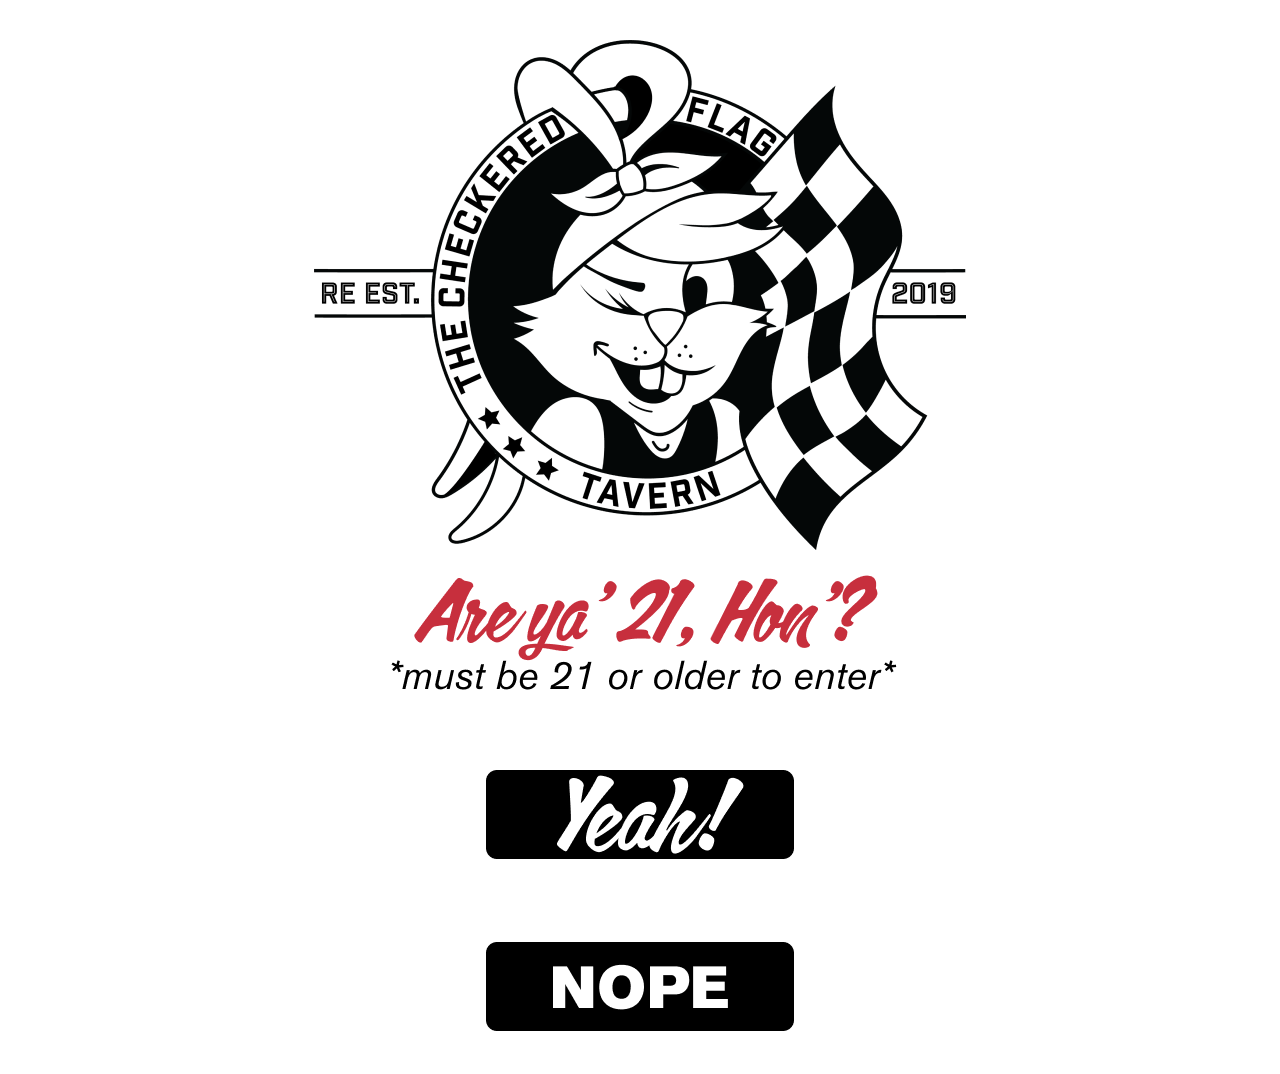
<file: index.html>
<!DOCTYPE html>
<html lang="en">
<head>
    <meta charset="UTF-8">
    <meta http-equiv="X-UA-Compatible" content="IE=edge">
    <meta name="viewport" content="width=device-width, initial-scale=1.0">
    <title> The Checkered Flag Tavern</title>
    <link rel="stylesheet" href="meyerreset.css">
    <link href="https://fonts.googleapis.com/css?family=Fanwood+Text|Shrikhand" rel="stylesheet">
    <link rel="stylesheet" href="style.css">
</head>
<body class="droppage">

    <div class="entryimage">
        <img src="images/ENTRY PAGE GRAPHIC.png" class="entrypagelogo">
    </div>

    <div class="navleft">
        <a href="mainhome.html">
            <img class="yesbutton" src="images/button_YEAH!.png">
        </a>
    </div>
    <div class="navright">
        <a href="noentryallowed.html">
            <img class="nobutton" src="images/button_NOPE.png">
        </a>
    </div>  
</body>
</html>
</file>
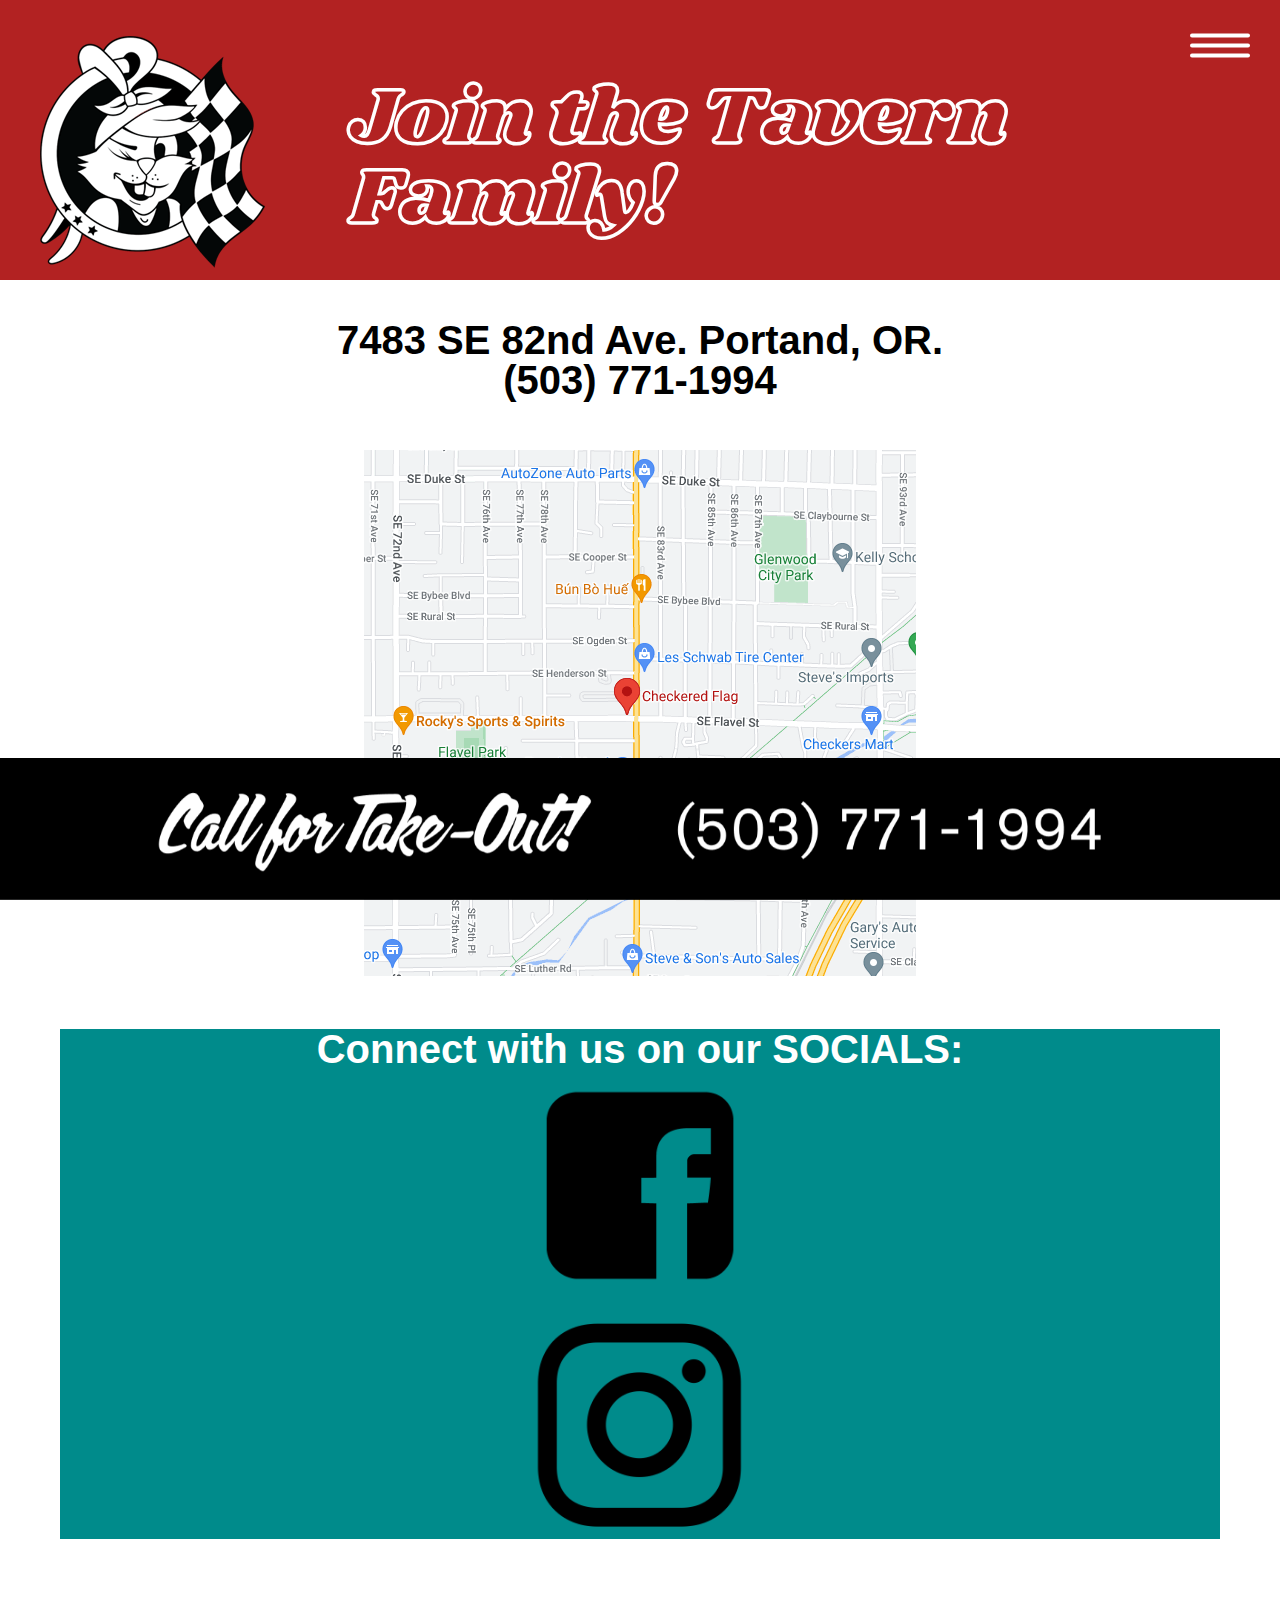
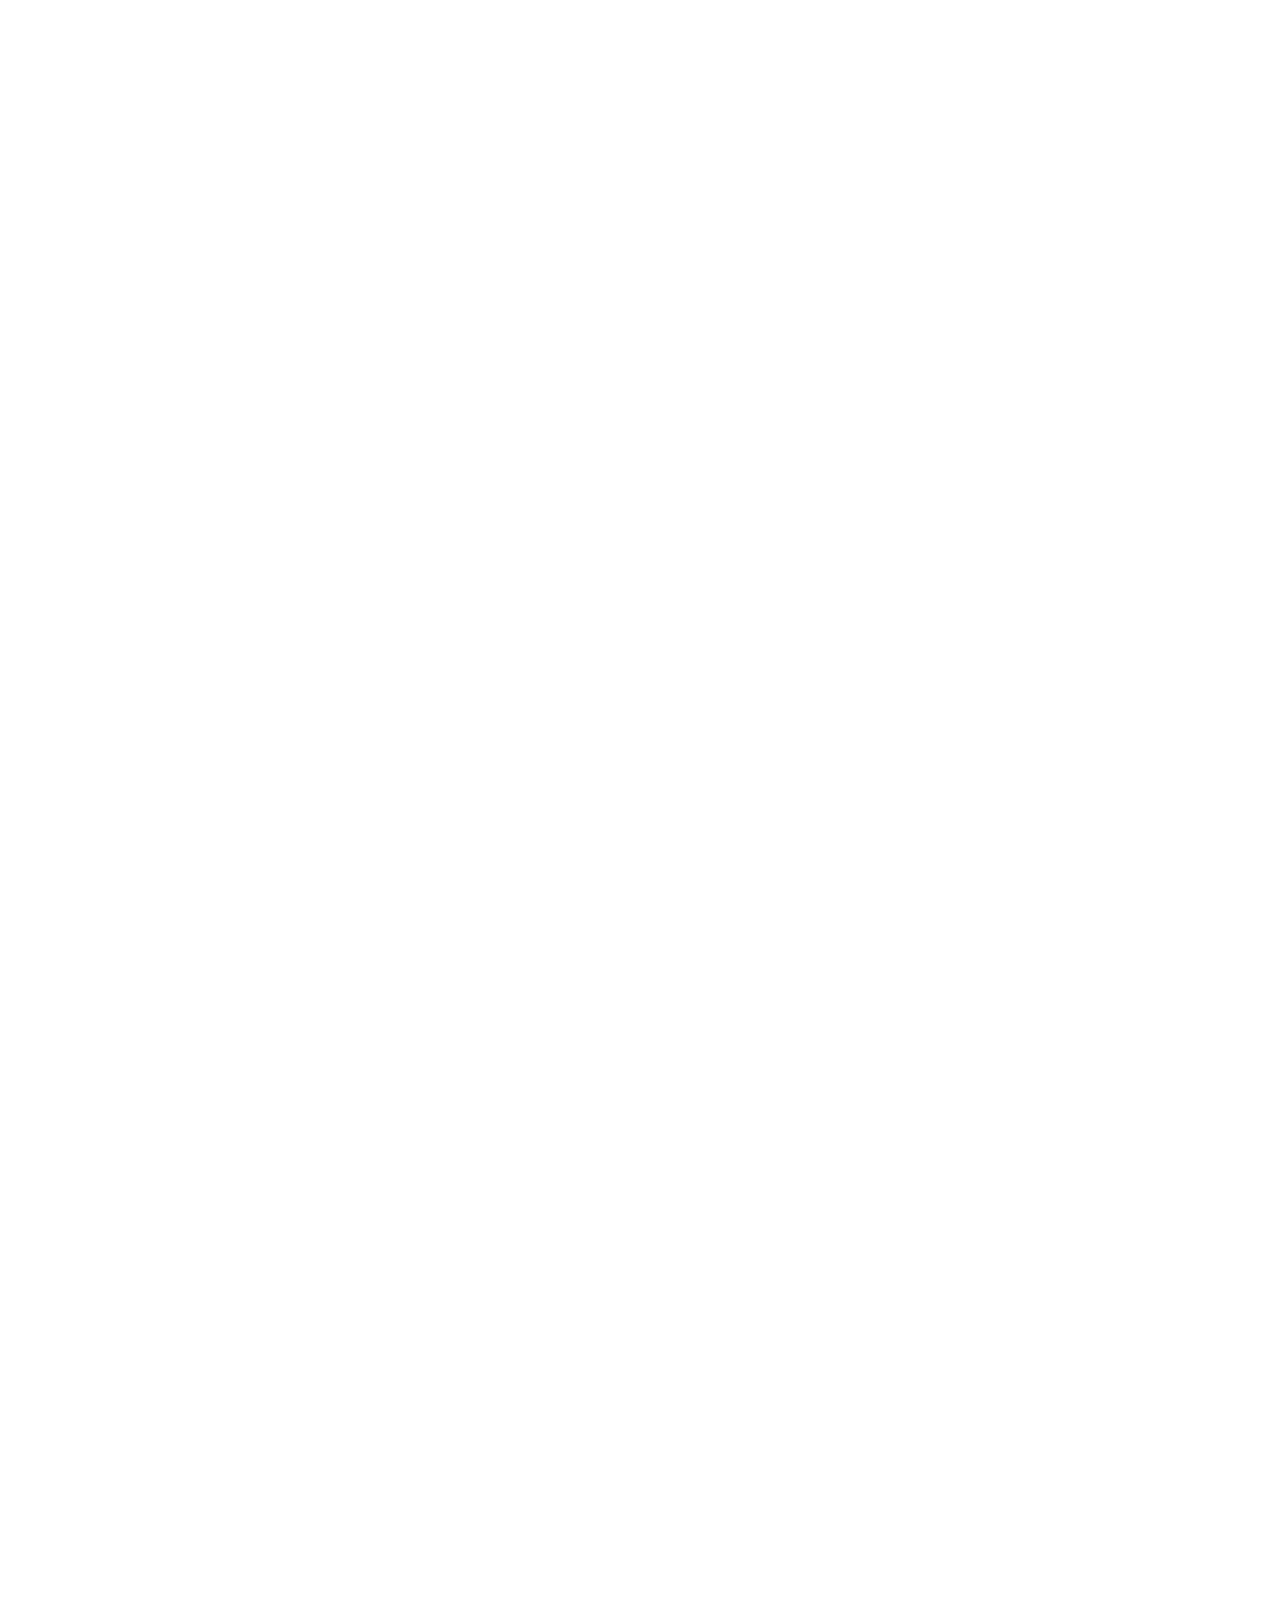
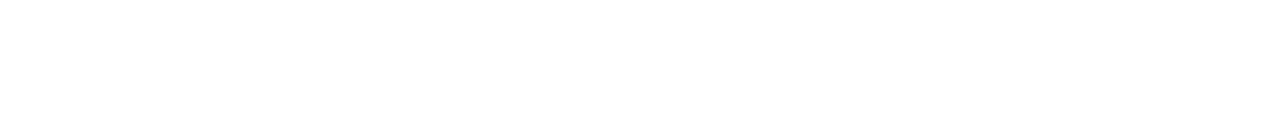
<file: contact.html>
<!DOCTYPE html>
<html lang="en">
<head>
    <meta charset="UTF-8">
    <meta http-equiv="X-UA-Compatible" content="IE=edge">
    <meta name="viewport" content="width=device-width, initial-scale=1.0">
    <title>Contact Us</title>
    <link rel="stylesheet" href="meyerreset.css">
    <link href="https://fonts.googleapis.com/css?family=Fanwood+Text|Shrikhand" rel="stylesheet">
    <link rel="stylesheet" href="style.css">
</head>

<body class="contactpage">
    <div class="home">
        <a href="mainhome.html">
        <img class="homebutton" src="images/logo.png">
        </a>
    </div>

    <div>
        <nav class="navbar">


            <div class="title"><h1>Join the Tavern Family!</h1></div>

            <nav class="nav">
                <div class="icon">
                    <div class="hamburger"></div>
                </div>
                <div class="menu-mobile">
                    <a href="menupage.html">MENU</a>
                    <a href="specialevents.html">EVENTS</a>
                    <a href="contact.html">CONTACT</a>
                </div>
            </nav>        

            </div>
        </nav>        
    

    <section class="flex-me">
            
                <div>
                    <div>
                    <h7>7483 SE 82nd Ave.
                        Portand, OR.
                    </h7> 
                </div>
                <div>
                    <h7>(503) 771-1994</h7>
                </div>
                    <img src="images/Google_Maps.png" class="map">
                </div>

                
               
                <div class="contactForm">
                        <div> 
                            <p3> Connect with us on our SOCIALS:</p3>
                        </div>

                        <div>
                        <div class="sociallink">
                            <a href="https://www.facebook.com/checkeredflag.pdx">
                                <img class="facebook" src="images/Facebook_icon.png">
                            </a>
                        </div>

                        <div class="sociallink">
                            <a href="https://www.instagram.com/thenewcheckeredflagtavern/?hl=en">
                                <img class="instagram" src="images/instagram_icon.png">
                            </a>
                        </div>  
                    </div>
                 </div>
                
    </section>

 

            <img src="images/Footer.png" class="footer">
<script src="https://ajax.googleapis.com/ajax/libs/jquery/3.3.1/jquery.min.js"></script>
        <script type="text/javascript" src="app.js"></script>
</body>
</html>
</file>
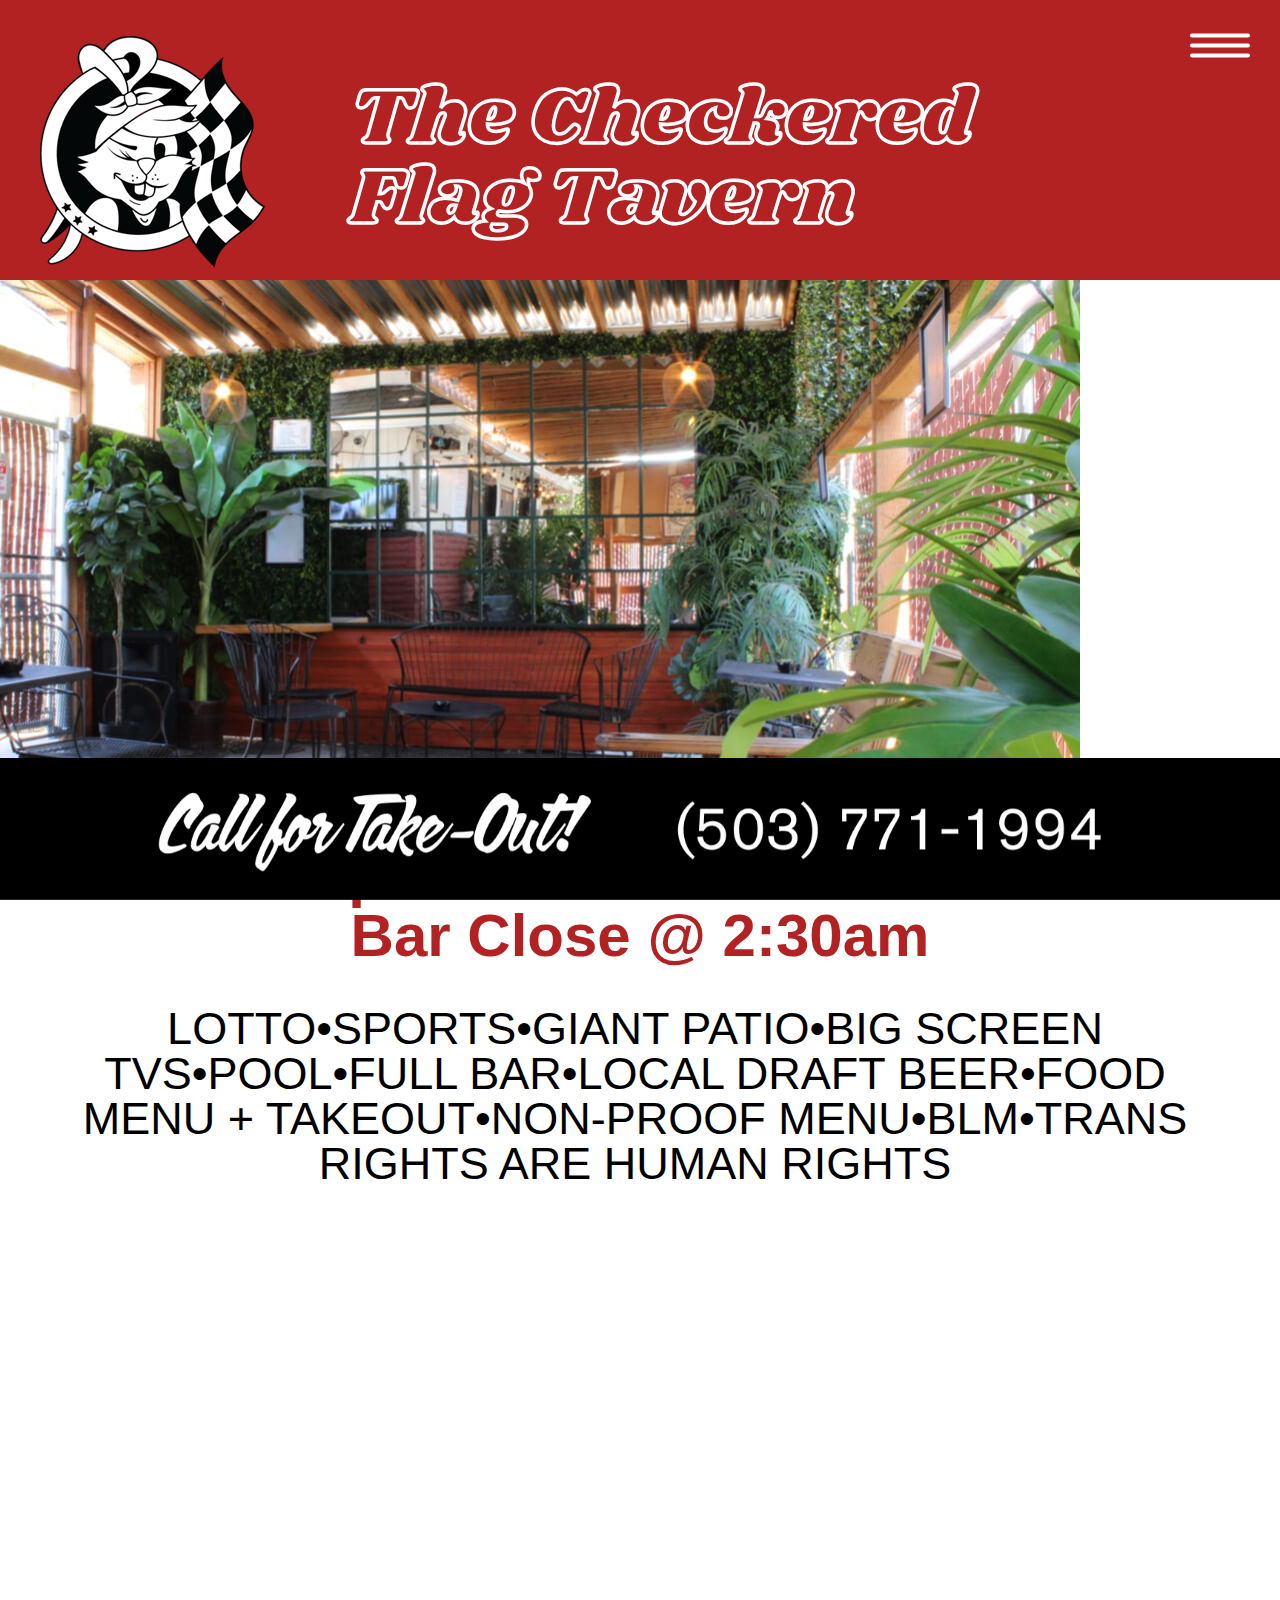
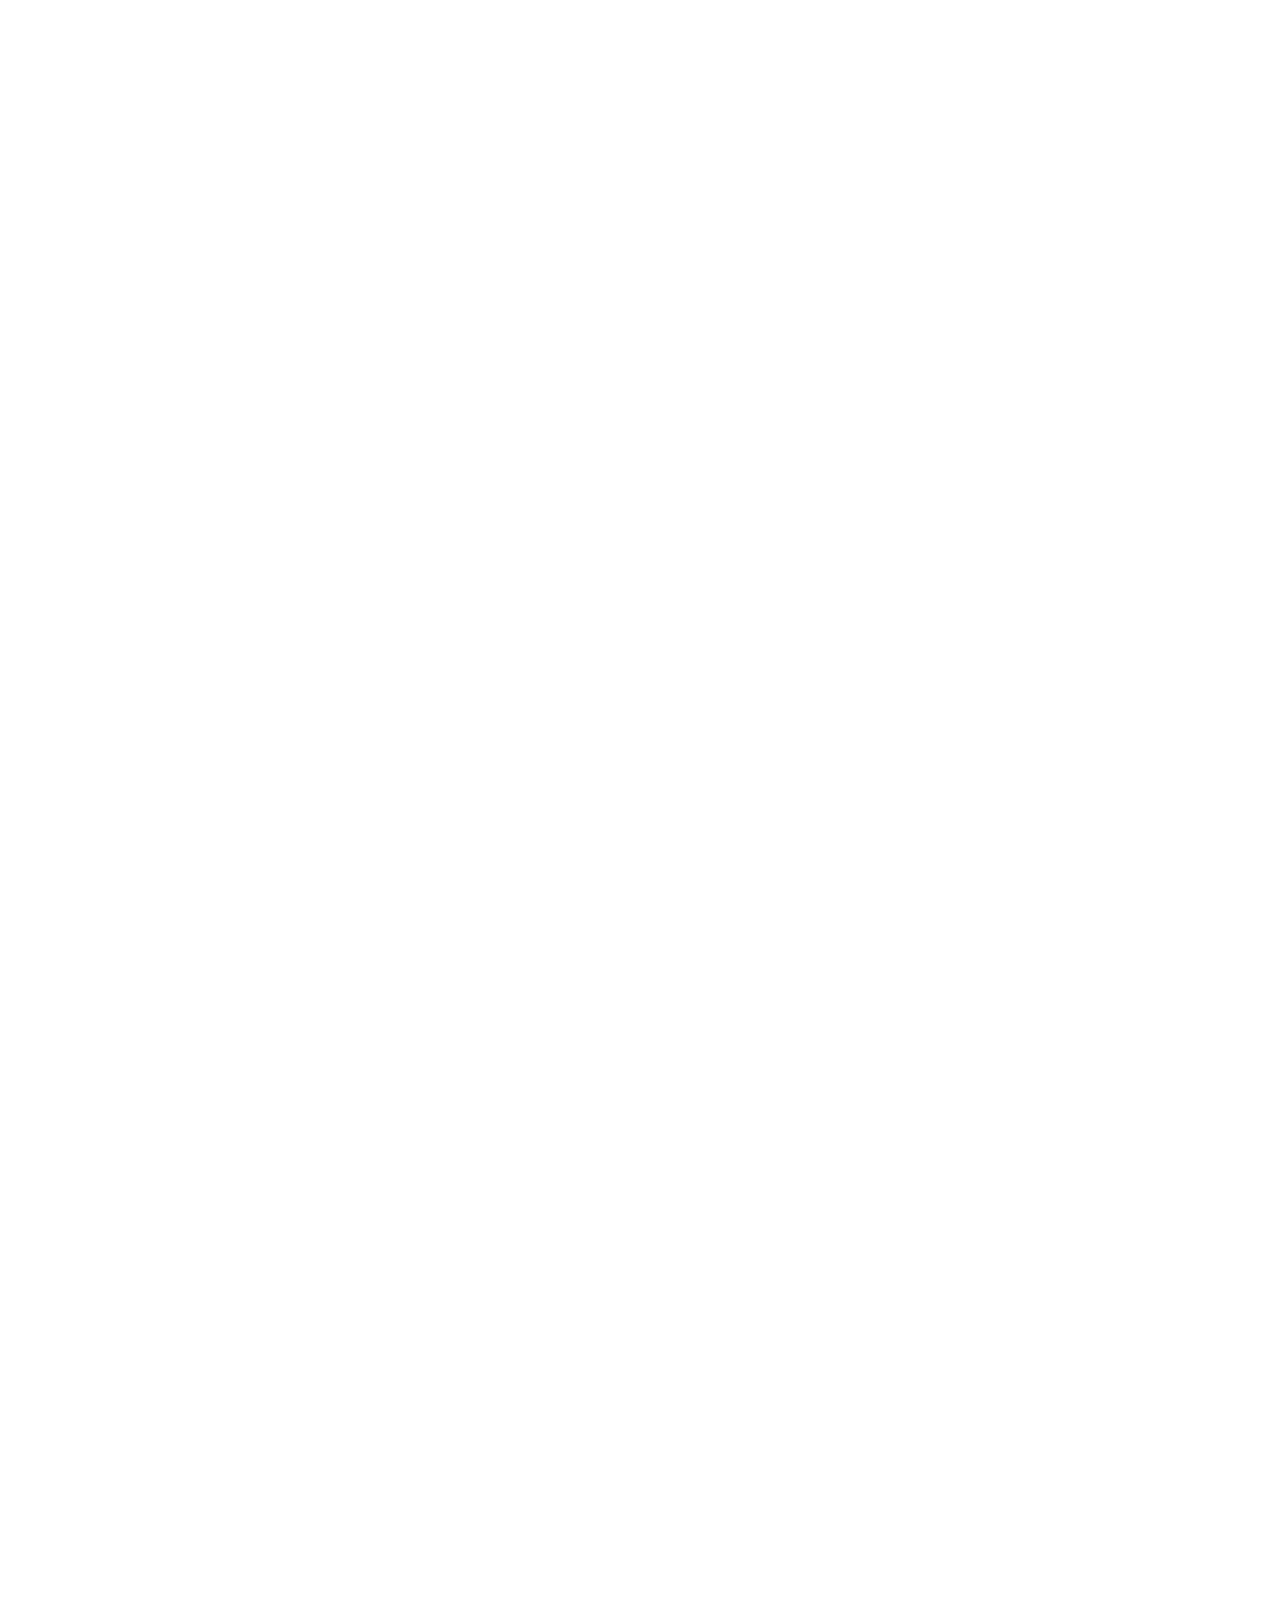
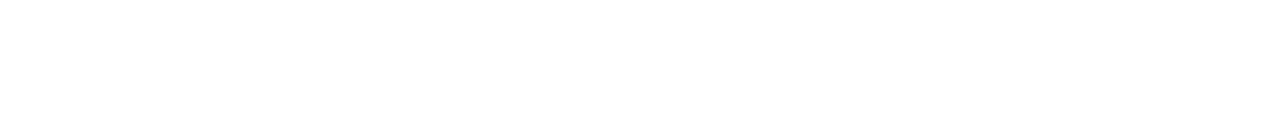
<file: mainhome.html>
<!DOCTYPE html>
<html lang="en">
<head>
    <meta charset="UTF-8">
    <meta http-equiv="X-UA-Compatible" content="IE=edge">
    <meta name="viewport" content="width=device-width, initial-scale=1.0">
    <title>The Checkered Flag Tavern Homepage</title>
    <link rel="stylesheet" href="meyerreset.css">
    <link href="https://fonts.googleapis.com/css?family=Fanwood+Text|Shrikhand" rel="stylesheet">
    <link rel="stylesheet" href="style.css">
</head>

<body class="homepage">


    <div class="home">
        <a href="mainhome.html">
        <img class="homebutton" src="images/logo.png">
        </a>
    </div>

    <div>
        <nav class="navbar">
            <div class="title"><h1>The Checkered Flag Tavern</h1></div>

        <nav class="nav">
            <div class="icon">
                <div class="hamburger"></div>
            </div>
            <div class="menu-mobile">
                <a href="menupage.html">MENU</a>
                <a href="specialevents.html">EVENTS</a>
                <a href="contact.html">CONTACT</a>
            </div>
        </nav>        
    </div>

        <div class="slider-frame">
            <div class="slide-images">
                <div class="img-container">
                    <img src="images/CAR_01.jpg">
                </div> 
                <div class="img-container">
                    <img src="images/CAR_02.jpg">
                </div>
                <div class="img-container">
                    <img src="images/CAR_05.jpg">
                </div>

                </div>
            </div>
        </div>

   
       
        
        <h4>Open 8am for Breakfast</h4>
            <h4>Bar Close @ 2:30am</h4>

        <h5>LOTTO•SPORTS•GIANT PATIO•BIG SCREEN TVS•POOL•FULL BAR•LOCAL DRAFT BEER•FOOD MENU + TAKEOUT•NON-PROOF MENU•BLM•TRANS RIGHTS ARE HUMAN RIGHTS</h5>

    <img src="images/Footer.png" class="footer">
    
 <script src="https://ajax.googleapis.com/ajax/libs/jquery/3.3.1/jquery.min.js"></script>
    <script type="text/javascript" src="app.js"></script>
</body>
</html>
</file>
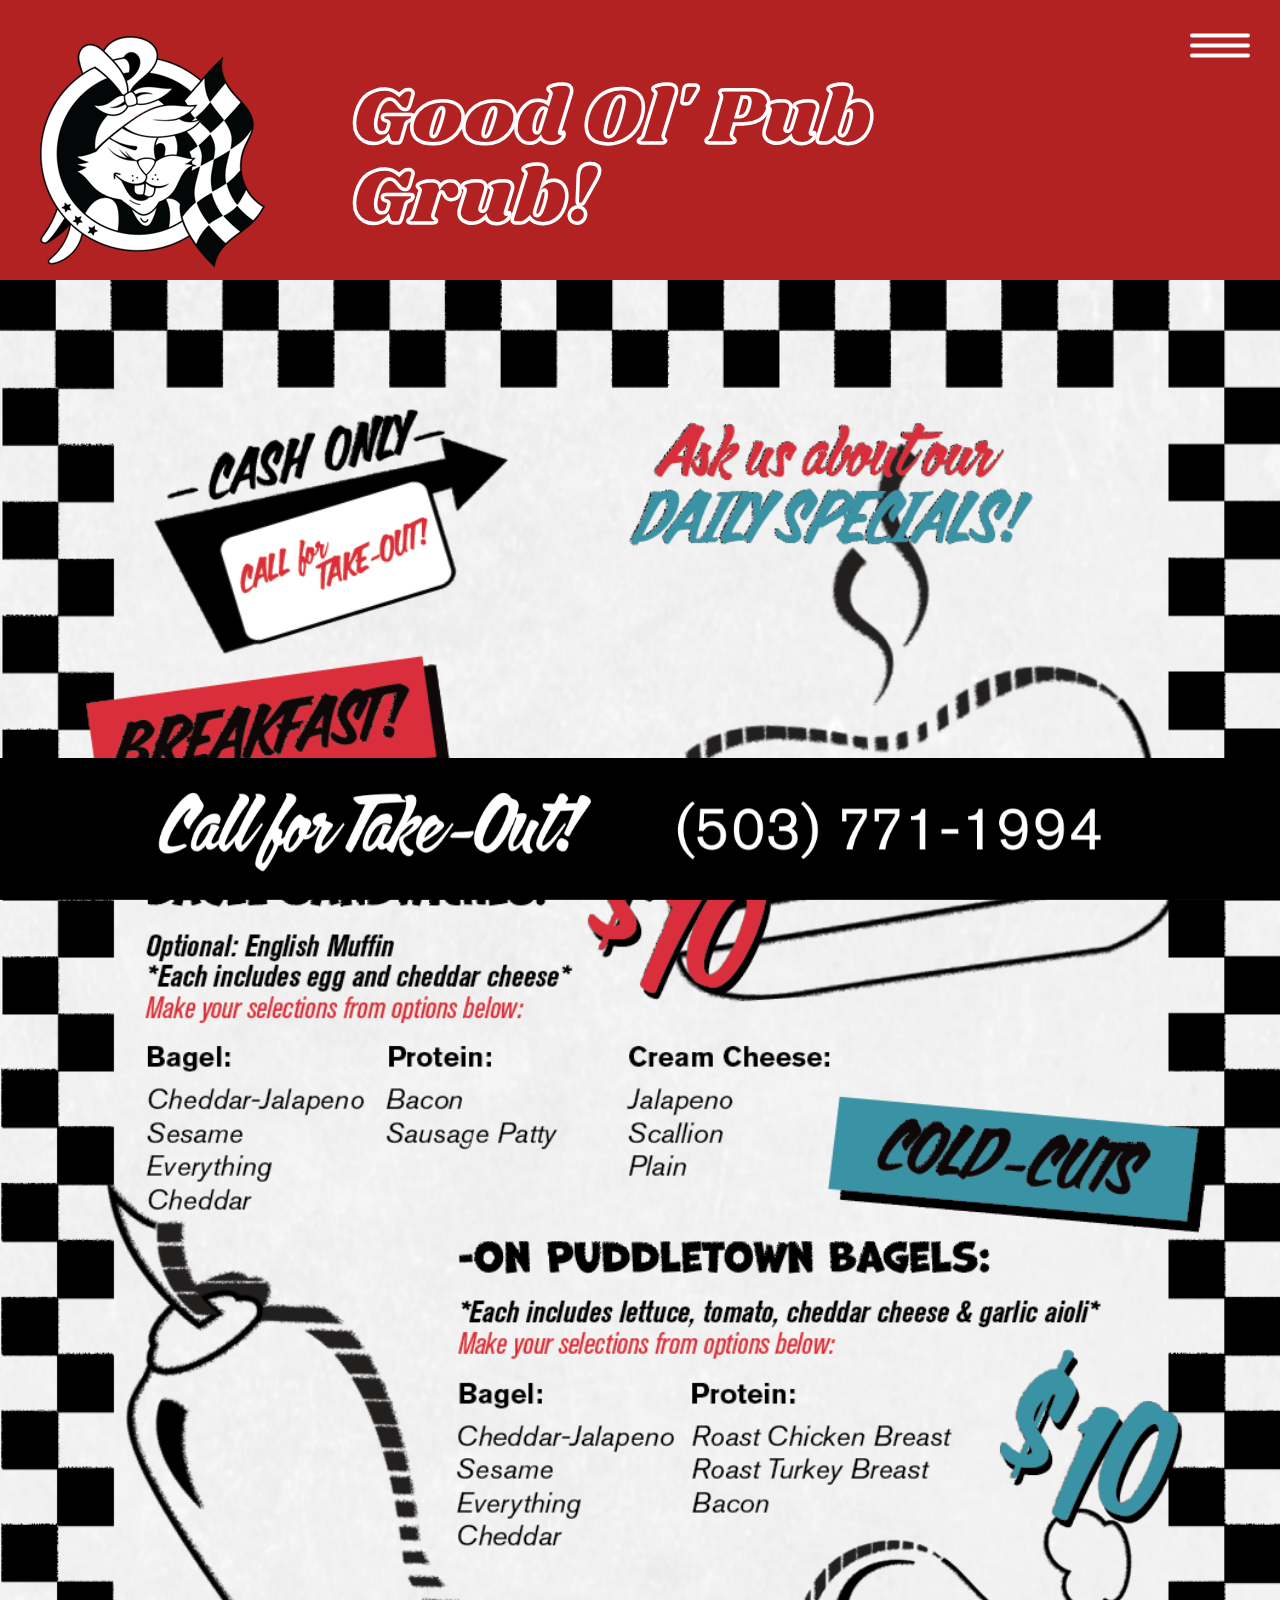
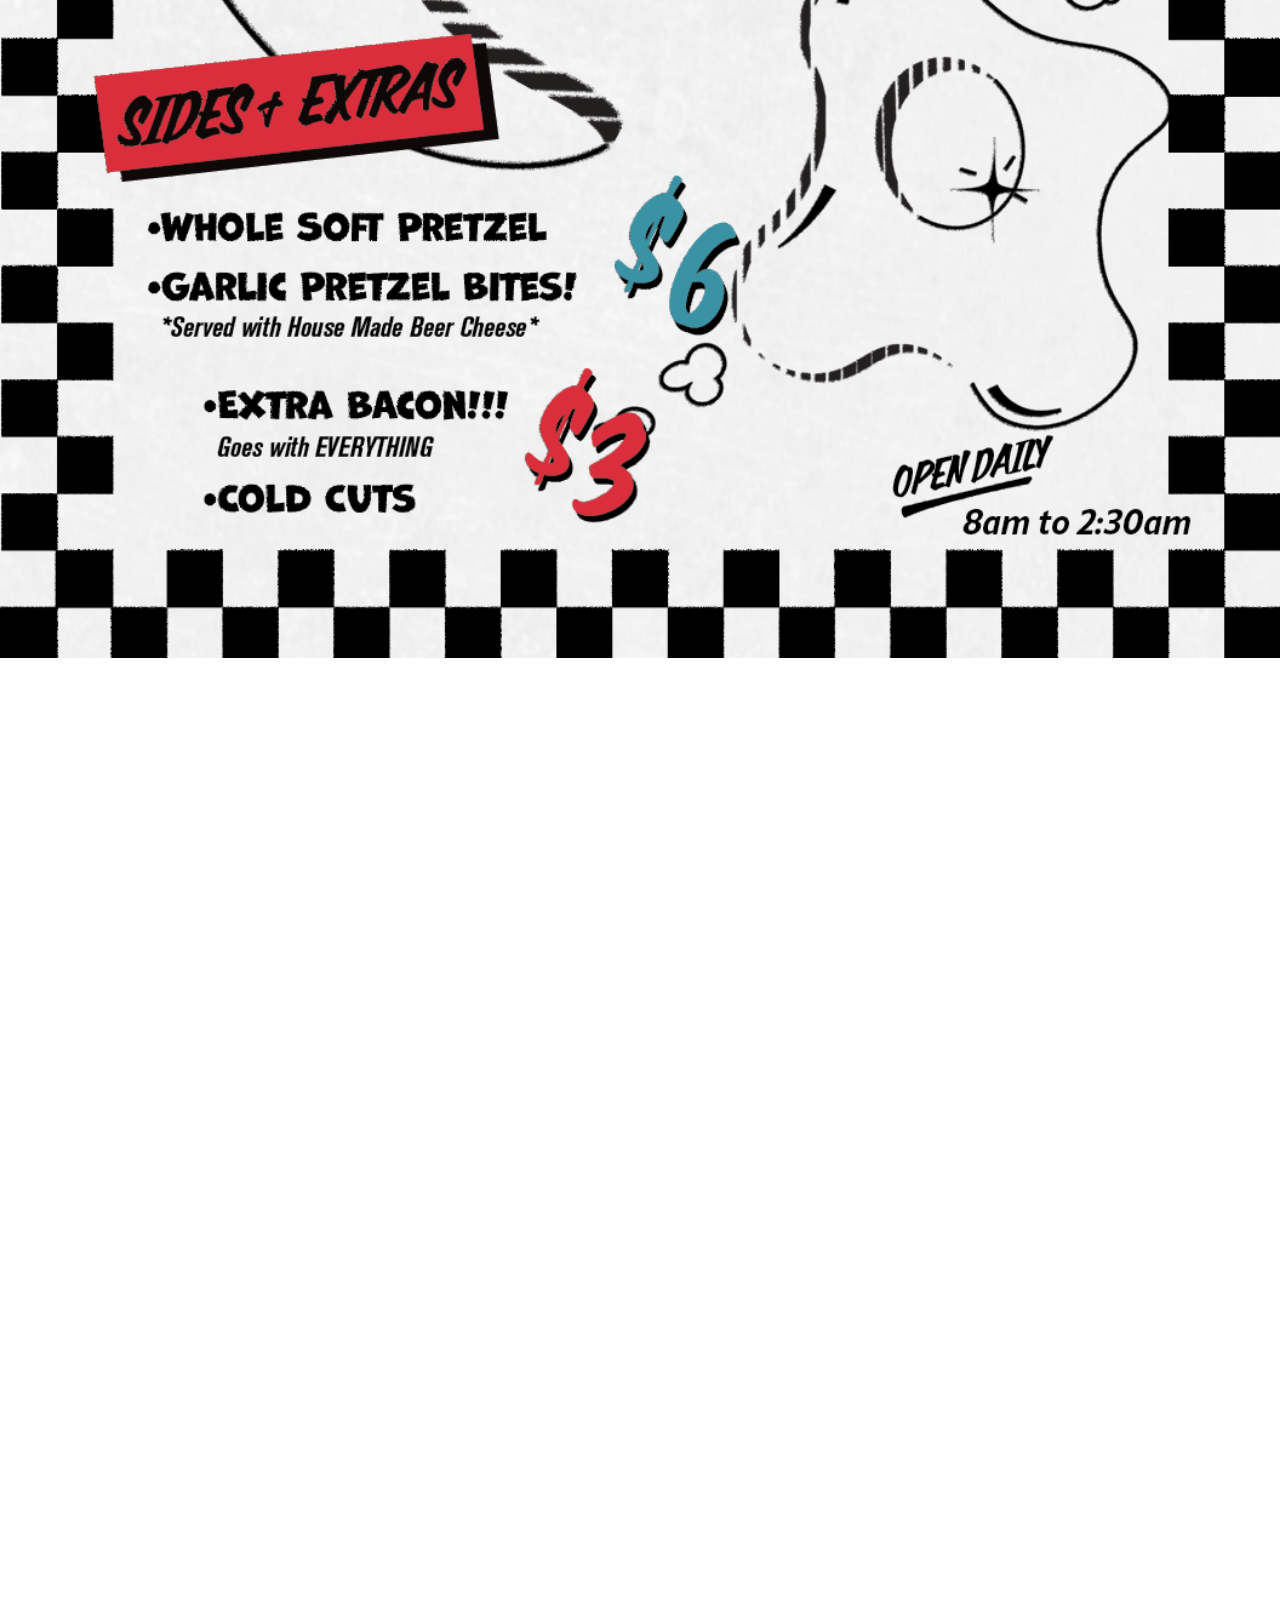
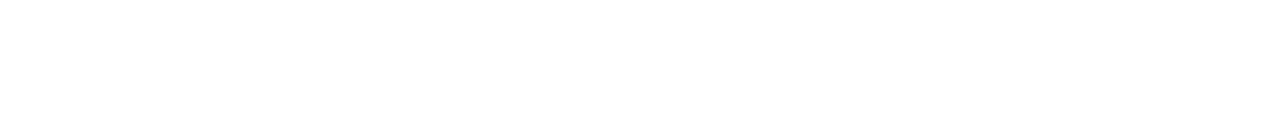
<file: menupage.html>
<!DOCTYPE html>
<html lang="en">
<head>
    <meta charset="UTF-8">
    <meta http-equiv="X-UA-Compatible" content="IE=edge">
    <meta name="viewport" content="width=device-width, initial-scale=1.0">
    <title>Our Menu</title>
    <link rel="stylesheet" href="meyerreset.css">
    <link href="https://fonts.googleapis.com/css?family=Fanwood+Text|Shrikhand" rel="stylesheet">
    <link rel="stylesheet" href="style.css">
</head>
<body class="menupage">
    <div class="home">
        <a href="mainhome.html">
        <img class="homebutton" src="images/logo.png">
        </a>
    </div>

    <div>
        <nav class="navbar">
            <div class="title"><h1>Good Ol' Pub Grub!</h1></div>

        <nav class="nav">
            <div class="icon">
                <div class="hamburger"></div>
            </div>
            <div class="menu-mobile">
                <a href="menupage.html">MENU</a>
                <a href="specialevents.html">EVENTS</a>
                <a href="contact.html">CONTACT</a>
            </div>
        </nav>        
    </div>


<section class="menucontent">   

            <img src="images/Footer.png" class="footer">    

            <img class="menumain" src="images/MENU_DESK.png">
            <img class="menualt" src="images/MENU_MOB_FLEXAlt.png">
 </section> 
     
 <script src="https://ajax.googleapis.com/ajax/libs/jquery/3.3.1/jquery.min.js"></script>
    <script type="text/javascript" src="app.js"></script>
</body>
</html>
</file>
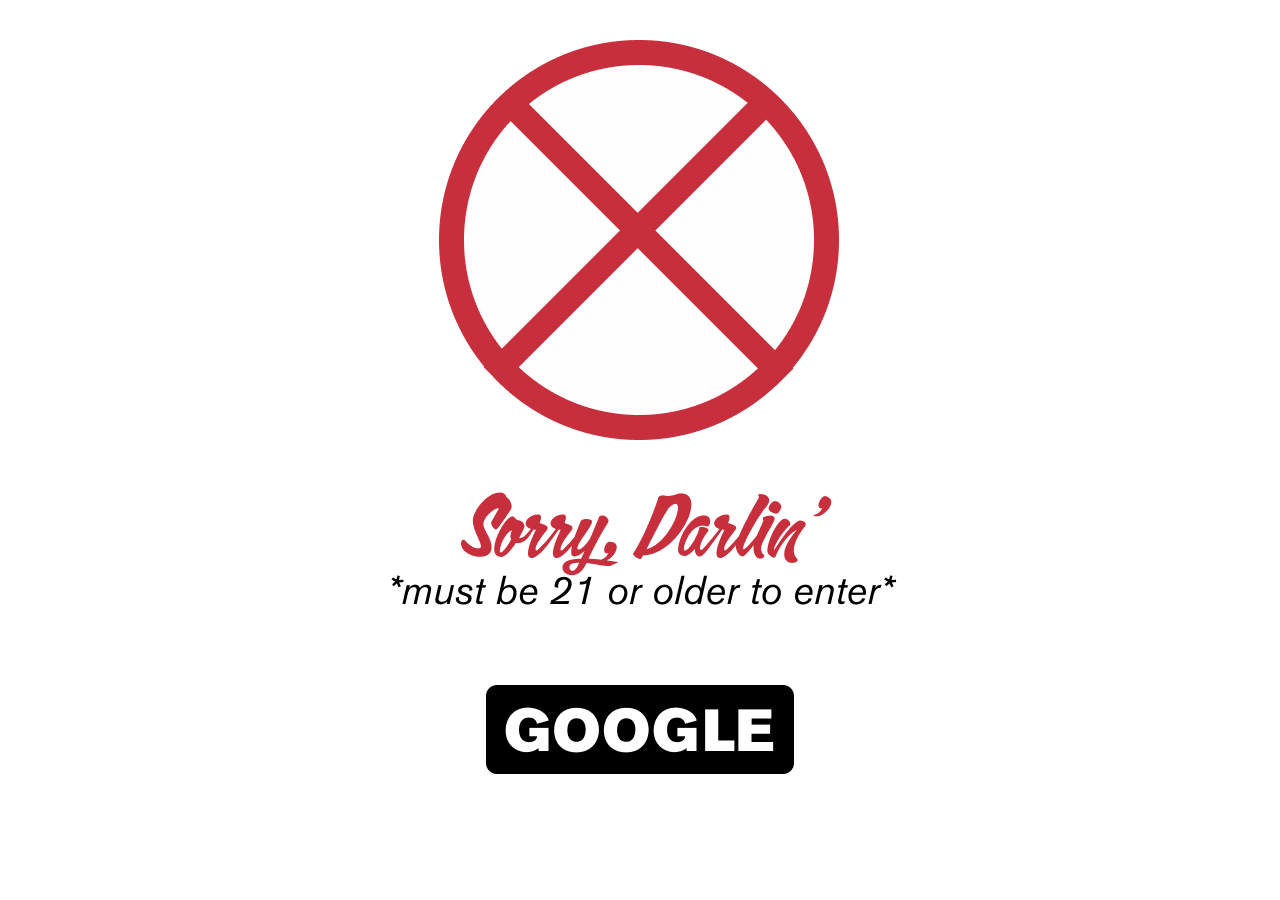
<file: noentryallowed.html>
<!DOCTYPE html>
<html lang="en">
<head>
    <meta charset="UTF-8">
    <meta http-equiv="X-UA-Compatible" content="IE=edge">
    <meta name="viewport" content="width=device-width, initial-scale=1.0">
    <title>Sorry-Not old enough</title>
    <link rel="stylesheet" href="meyerreset.css">
    <link href="https://fonts.googleapis.com/css?family=Fanwood+Text|Shrikhand" rel="stylesheet">
    <link rel="stylesheet" href="style.css">
</head>
<body class="droppage">

    <div class="entryimage">
        <img src="images/Under 21 graphic.png" class="entrypagelogo">
    </div>

    <div class="google">
        <a href="https://www.google.com">
        <img src="images/button_GOOGLE.png" class="togoogle">
        </a>
    </div>
    
</body>
</html>
</file>
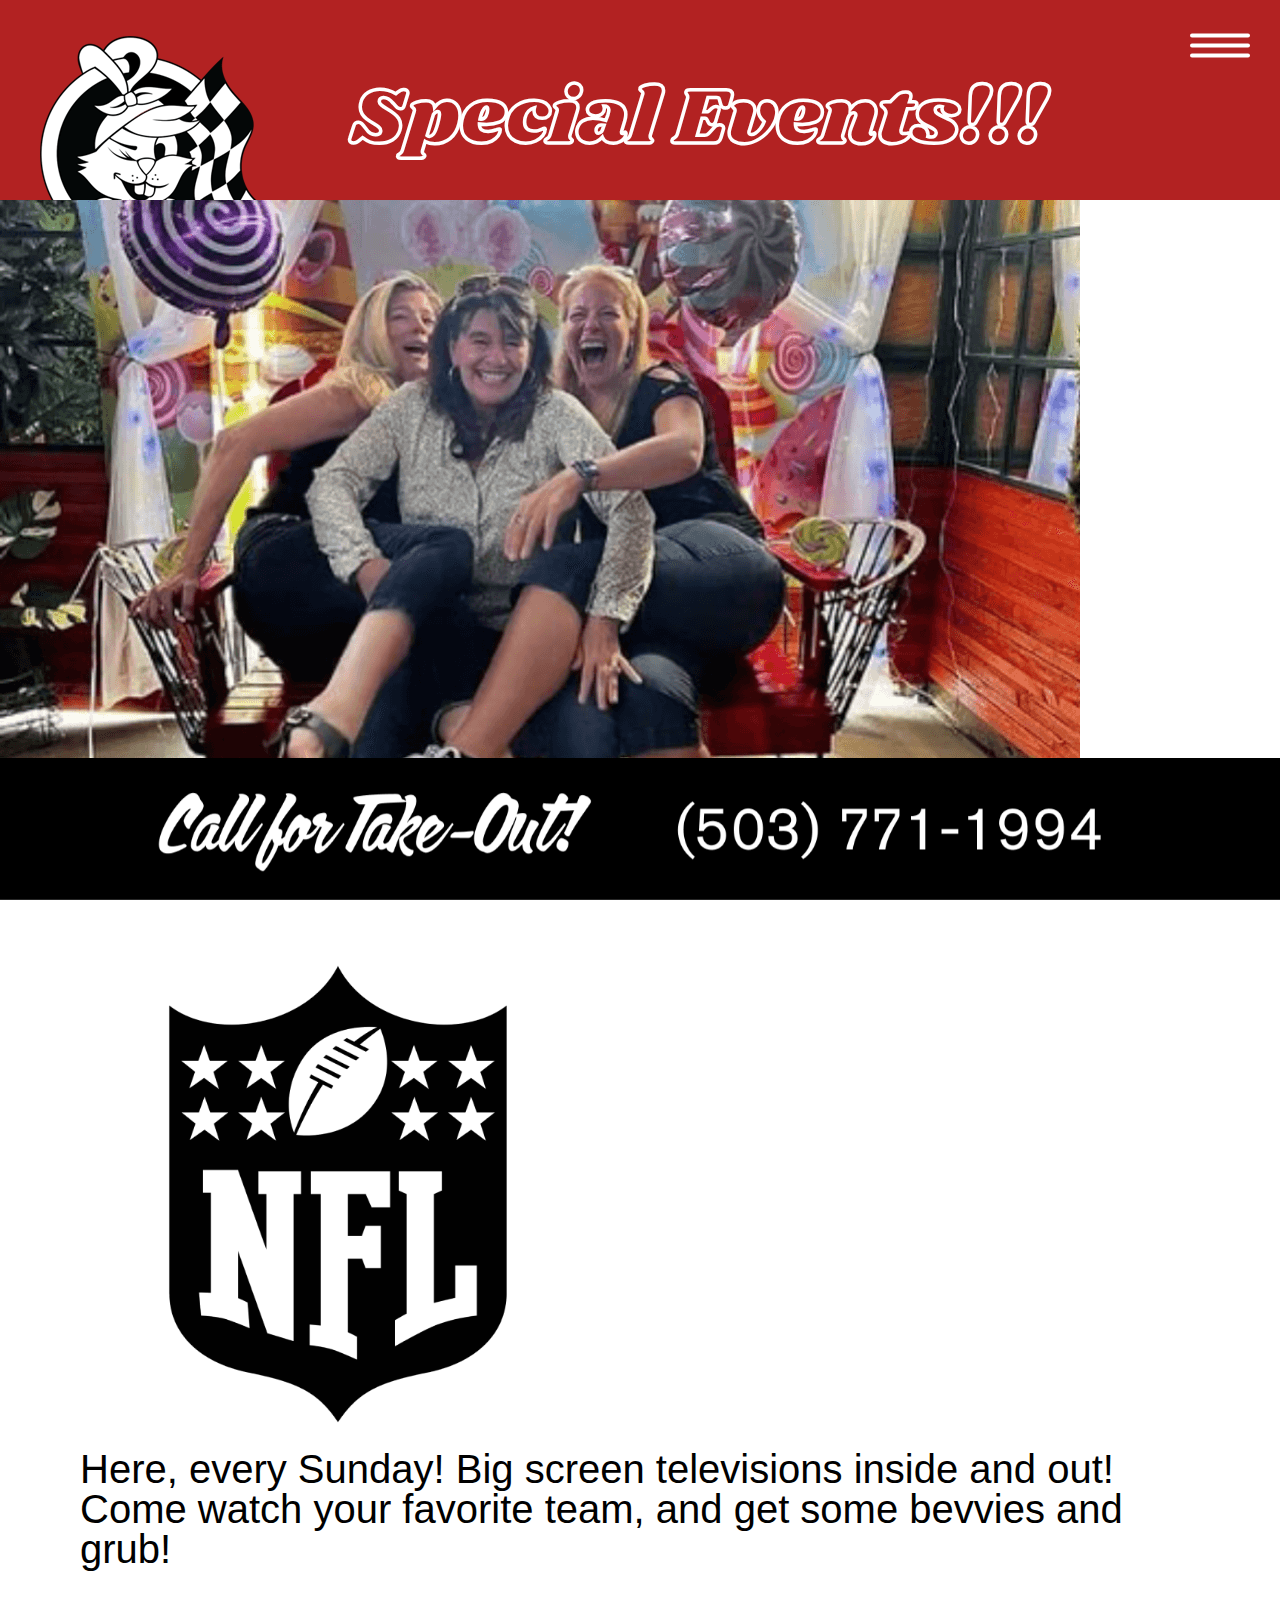
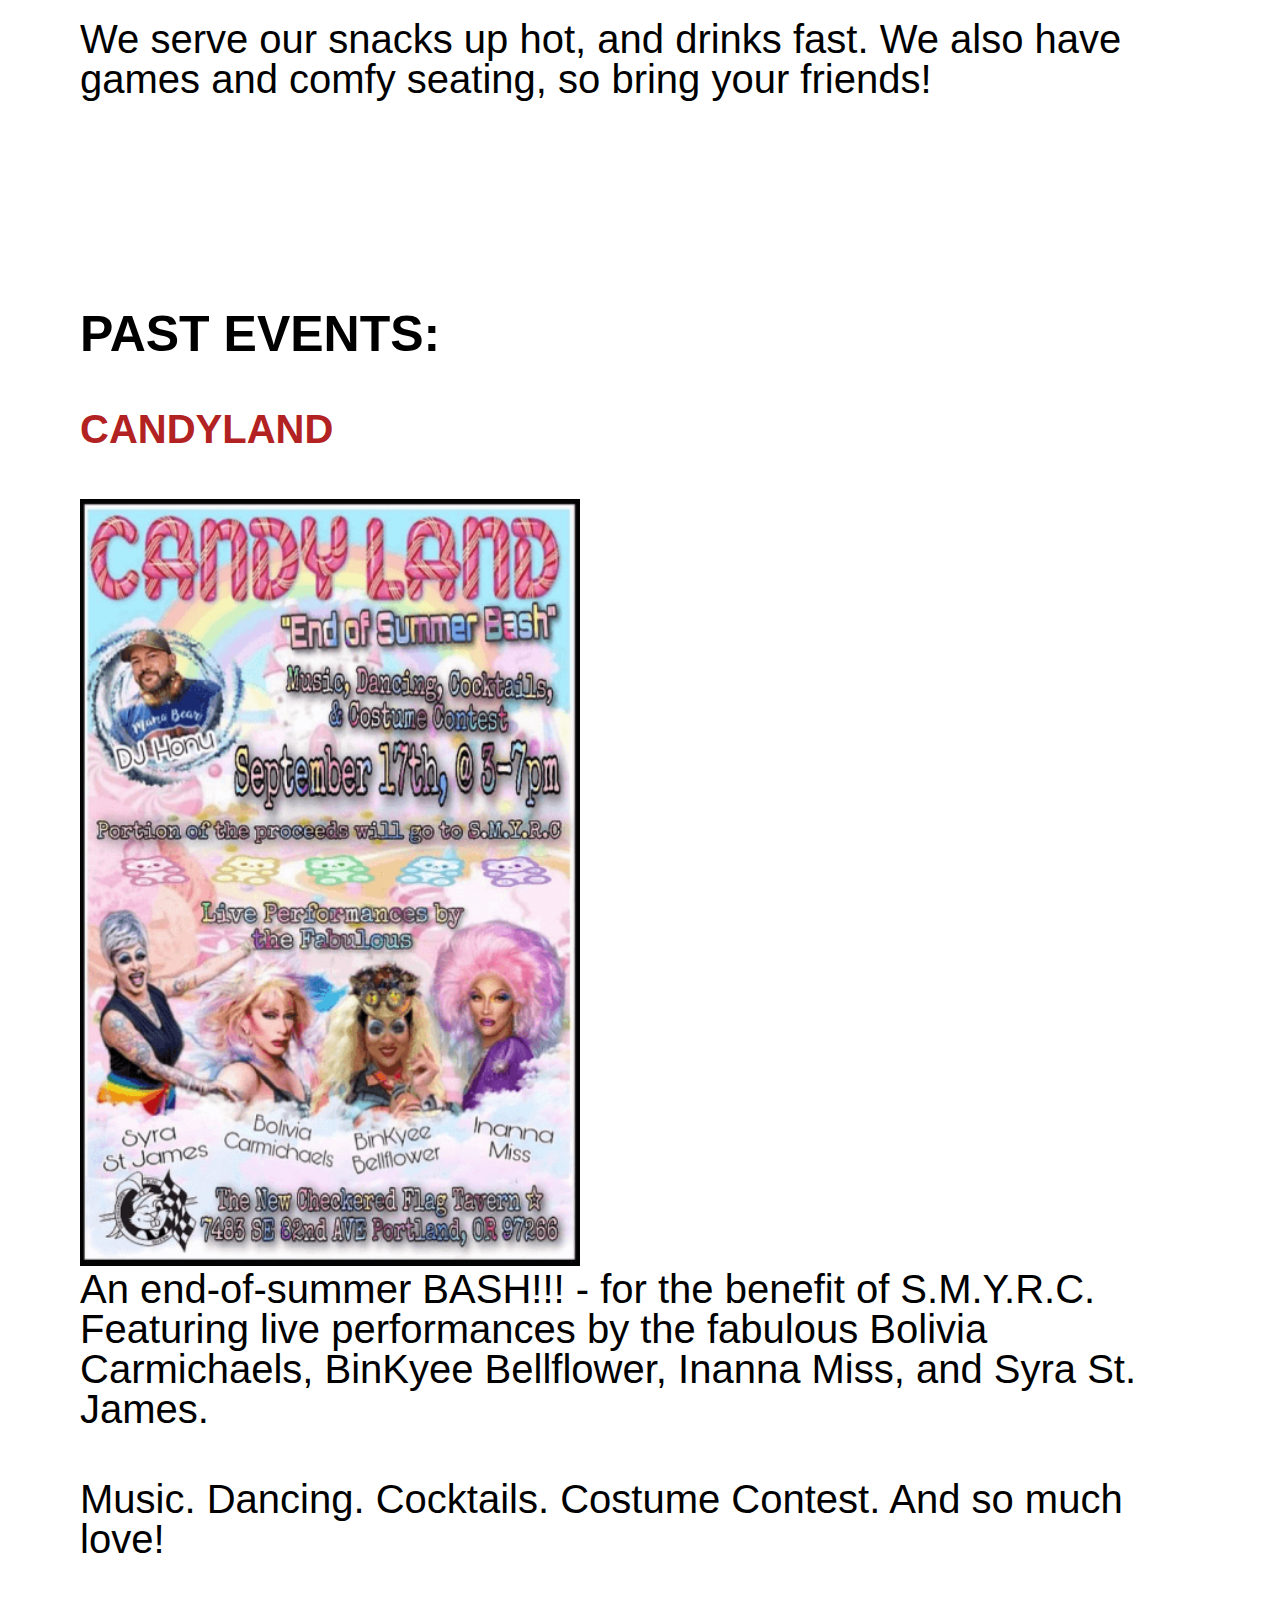
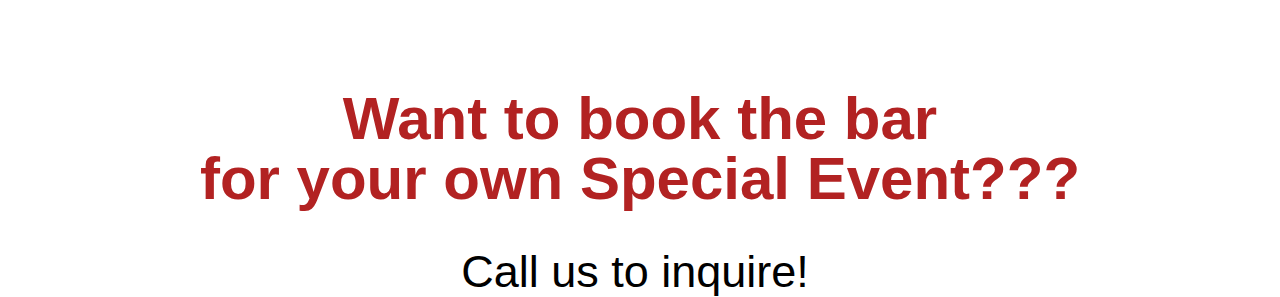
<file: specialevents.html>
<!DOCTYPE html>
<html lang="en">
<head>
    <meta charset="UTF-8">
    <meta http-equiv="X-UA-Compatible" content="IE=edge">
    <meta name="viewport" content="width=device-width, initial-scale=1.0">
    <title>Special Events</title>
    <link rel="stylesheet" href="meyerreset.css">
    <link href="https://fonts.googleapis.com/css?family=Fanwood+Text|Shrikhand" rel="stylesheet">
    <link rel="stylesheet" href="style.css">
</head>

<body class="specialeventspage">

    <div class="home">
        <a href="mainhome.html">
        <img class="homebutton" src="images/logo.png">
        </a>
    </div>

    <div>
        <nav class="navbar">
            <div class="title"><h1>Special Events!!!</h1></div>

        <nav class="nav">
            <div class="icon">
                <div class="hamburger"></div>
            </div>
            <div class="menu-mobile">
                <a href="menupage.html">MENU</a>
                <a href="specialevents.html">EVENTS</a>
                <a href="contact.html">CONTACT</a>
            </div>
        </nav>        
    </div>


            
           
</div>       
   
    
    <section class="imageslider">
            <div class="slider-frameb">
                <div class="slide-imagesb">
                    <div class="img-containerb">
                        <img src="images/EVE1.png">
                    </div> 
                    <div class="img-containerb">
                        <img src="images/EVE2.png">
                    </div>
                    <div class="img-containerb">
                        <img src="images/EVE3.png">
                    </div>
    
                    </div>
                </div>
            </div>
    </section>
       
              
    <section class="gallery">
                    <article>
                    <h2>FOOTBALL, SPORTS & BIG SCREENS!!!</h2>
                    <img src="images/NFL-PNG-File 1.png" class="nfl">
                    <p>Here, every Sunday! Big screen televisions inside and out! Come watch your favorite team, and get some bevvies and grub!
                    </p>
                    <p>We serve our snacks up hot, and drinks fast. We also have games and comfy seating, so bring your friends!
                    </p>
                    </article>
                    
                    <article>
                    <h2>PAST EVENTS:</h2>
                    <h3>CANDYLAND</h3> 
                    <img src="images/CANDYLAND.png" class="candy" alt="">
                    <p>An end-of-summer BASH!!! - for the benefit of S.M.Y.R.C. Featuring live performances by the fabulous Bolivia Carmichaels, BinKyee Bellflower, Inanna Miss, and Syra St. James.
                    </p>
                    <p>Music. Dancing. Cocktails. Costume Contest. And so much love!
                    </p>
                    </article>

    </section>
   
  <section>    
  <h4>Want to book the bar</h4>
  <h4>for your own Special Event???</h4>
  <h5>Call us to inquire!</h5>
</section> 


                <img src="images/Footer.png" class="footer">

<script src="https://ajax.googleapis.com/ajax/libs/jquery/3.3.1/jquery.min.js"></script>
    <script type="text/javascript" src="app.js"></script>
</body>
</html>
</file>
<file: style.css>
*{box-sizing: border-box;}


body {
    margin: 0;
    padding: 0;
  }
 
  .hamburger-nav {
    display: flex;
    width: 100vw;
  }
  /* START of desktop menu for 768 media query */
  
  
  .menu-mobile {
    display: none;
  }
  /* END of desktop menu for 768 media query */
  
  /* medium to small devices (768px and smaller aka mobile) */
  
    /* START of Mobile Menu */
    .nav {
      display: block;
      position: fixed;
      top: 0px;
      left: 0px;
      width: 100%;
      z-index: 900;
    }
  
    .icon {
      position: fixed;
      cursor: pointer;
      top: 5%;
      right: 0%;
      width: 60px;
      height: 45px;
      transform: translate(-50%, -50%);
      display: block;
      z-index: 1000;
    }
  
    .hamburger {
      width: 60px;
      height: 4px;
      line-height: 70px;
      background: #fff;
      border-radius: 5px;
      position: absolute;
      top: 50%;
      left: 50%;
      transform: translate(-50%, -50%);
      transition: 0.5s;
    }
  
    .hamburger:before,
    .hamburger:after {
      content: '';
      position: absolute;
      width: 60px;
      height: 4px;
      background: #fff;
      border-radius: 5px;
      transition: 0.5s;
    }
  
    .hamburger:before {
      top: -10px;
    }
  
    .hamburger:after {
      top: 10px;
    }
  
    .icon.active .hamburger {
      background: rgba(0, 0, 0, 0);
      box-shadow: 0 2px 5px rgba(0, 0, 0, 0);
    }
  
    .icon.active .hamburger:before {
      top: 0;
      transform: rotate(45deg);
    }
  
    .icon.active .hamburger:after {
      top: 0;
      transform: rotate(135deg);
    }
  
    .menu-mobile {
      background-color: #000;
      height: 100vh;
      position: fixed;
      width: 100%;
      z-index: 999;
      padding-top: 150px;
      font-family: 'Helvetica', sans-serif;
      text-align: center;
    }
  
    .menu-mobile,
    .menu-mobile a {
      display: flex;
      flex-direction: column;
      justify-content: space-evenly;
    }
    .menu-mobile a {
      clear: right;
      text-decoration: none;
      color: #fff;
      height: 70px;
      line-height: 70px;
    }
    .menu-mobile a:hover {
      color: firebrick;
    }
  
    .menu-mobile {
      display: none;
    }
  


/*----------------------------------------------------START TYPE SETTINGS---------------------------*/
h1 {
    
    text-align: left;
    position: relative;
    color:azure;
    Font-Family: 'Shrikhand', Cursive;
    font-size: 80px;
    top: 80px;
    left: 350px;
    width: 700px;
    -webkit-text-stroke: 1px #fff;
    color: transparent;
    background-image: linear-gradient(#fff, #fff);
    background-repeat: no-repeat;
    -webkit-background-clip: text;
    background-position: -750px 0;
    animation: backcolor 5s linear infinite alternate;
  }

  @keyframes backcolor{
    100%{
        background-position: 0 0;
    }
  }

  h2 {
    text-align: left;
    position: relative;
    color:black;
    font-family: 'Gill Sans', 'Gill Sans MT', Calibri, 'Trebuchet MS', sans-serif;
    font-size: 50px;
    font-weight:700;
    margin-bottom: 0px;
    padding:0 0 50px 0;
  }

  

  h3 {
    text-align: left;
    position: relative;
    color:firebrick;
    font-family: 'Gill Sans', 'Gill Sans MT', Calibri, 'Trebuchet MS', sans-serif;
    font-size: 40px;
    font-weight:700;
    margin-bottom: 50px;
  }

  h4 {
    text-align: center;
    position: relative;
    color:firebrick;
    font-family: 'Gill Sans', 'Gill Sans MT', Calibri, 'Trebuchet MS', sans-serif;
    font-size: 60px;
    font-weight:700;
    margin-bottom: 0px;
    padding: 0;
    margin: 0;
  }

  h6 {
    text-align: center;
    position: relative;
    color:azure;
    font-family: 'Gill Sans', 'Gill Sans MT', Calibri, 'Trebuchet MS', sans-serif;
    font-size: 60px;
    font-weight:700;
    margin-bottom: 0px;
    padding: 0;
    margin: 0;
  }

  h5{
    text-align: center;
    position: relative;
    font-size: 45px;
    font-family:'Gill Sans', 'Gill Sans MT', Calibri, 'Trebuchet MS', sans-serif;
    padding: 40px 50px 0px 40px;
  }

  h7{
    text-align: left;
    position: relative;
    font-size: 40px;
    font-weight: 700;
    font-family:'Gill Sans', 'Gill Sans MT', Calibri, 'Trebuchet MS', sans-serif;
  }

  p3{
        color: #fff;
        text-align: left;
        position: relative;
        font-size: 40px;
        font-weight: 700;
        font-family:'Gill Sans', 'Gill Sans MT', Calibri, 'Trebuchet MS', sans-serif;
      
  }

  p2 {
    text-align: left;
    position: relative;
    color:black;
    font-family: 'Gill Sans', 'Gill Sans MT', Calibri, 'Trebuchet MS', sans-serif;
    font-size: 50px;
    font-weight:700;
    margin-bottom: 0px;
    padding:0 0 50px 0;
  }

  p {
    margin: 0%;
    font-size: 40px;
    font-family: 'Gill Sans', 'Gill Sans MT', Calibri, 'Trebuchet MS', sans-serif;
    padding: 0px 0px 50px 0px;
  }


/*-------------------------------------------------------------END TYPE SETTINGS---------------------------*/





.map{
    padding: 50px 0;
}


.left{
    padding-right: 100px;
}

.right{
    padding-left: 100px;
}

.contactForm{
    justify-content:space-between;
    width: auto;
    background-color: darkcyan;
}





.menupage{
    margin: auto;
    width: 100vw;
}

.menumain{
    width: 100vw;
}

.menualt{
    display: none;
}

.entryimage{
    display: flex;
    justify-content: center;
    position: relative;
    padding: 40px;
    
}

.facebook{
    max-width: 20%;
    position: relative;
}

.instagram{
    max-width: 20%;
    position: relative;
}

.google{
    display: flex;
    justify-content:center;
    position: relative;
    padding: 40px;
}

.navleft{
    display: flex;
    justify-content: center;
    position: relative;
    padding: 40px;
}

.navright{
    display: flex;
    justify-content: center;
    position: relative;
    padding: 40px;
}


.flex-me {
    margin: 40px 60px;
    text-align: center;
    align-content: center;
}

 article{
    padding: 80px;
 } 

.gallery{
    display: flex;
    flex-wrap: wrap;
   
    }
    article img{
        width: 500px;
        
    }
    .gallery article{
        flex: 25%;
    }
    
   
   
  
.footer{
    -webkit-animation: blink normal 10s infinite ease-in-out;
    width: 100vw;
    position:fixed;
    bottom:0px;
}

/*----------------------------------------------------------------------------START HOMEPAGE IMAGE SLIDER----------------------------*/

.slider-frame{
    overflow: hidden;
    height: 566px;
    width: 100vw;
    display: flex;
    position: relative;
}

/*------------- SLIDE ANIMATION----------------*/

@-webkit-keyframes slide_animation{
    0% {left: 0;}
    10% {left: 0;}
    20% {left: 100vw;}
    30% {left: 100vw;}
    40% {left: 200vw;}
    50% {left: 200vw;}
    60% {left: 100vw;}
    70% {left: 100vw;}
    80% {left: 0;}
    90% {left: 0;}
    100% {left: 0;}
}

.slide-images{
    width: 300vw;
    height: 566px;
    margin: 0 0 0 -200vw;
    position: relative;
    -webkit-animation-name:slide_animation;
    -webkit-animation-duration: 33s;
    -webkit-animation-iteration-count:infinite;
    -webkit-animation-direction: alternate;
    -webkit-animation-play-state: running;
}



.img-container{
    display: flex;
    height: 566px;
    width: 100vw;
    position: relative;
    float: left;
    
}

/*----------------------END OF ANIIMATION----------------------*/

/*----------------------------------------------------------------------------END HOMEPAGE IMAGE SLIDER----------------------------*/

/*----------------------------------------------------------------------------START EVENTS IMAGE SLIDER----------------------------*/

.slider-frameb{
    overflow: hidden;
    height: 566px;
    width: 100vw;
    display: flex;
    position: relative;

}

/*------------- SLIDE ANIMATION----------------*/

@-webkit-keyframes slide_animation{
    0% {left: 0;}
    10% {left: 0;}
    20% {left: 100vw;}
    30% {left: 100vw;}
    40% {left: 200vw;}
    50% {left: 200vw;}
    60% {left: 100vw;}
    70% {left: 100vw;}
    80% {left: 0;}
    90% {left: 0;}
    100% {left: 0;}
}

.slide-imagesb{
    width: 300vw;
    height: 566px;
    margin: 0 0 0 -200vw;
    position: relative;
    -webkit-animation-name:slide_animation;
    -webkit-animation-duration: 33s;
    -webkit-animation-iteration-count:infinite;
    -webkit-animation-direction: alternate;
    -webkit-animation-play-state: running;
}



.img-containerb{
    display: flex;
    height: 566px;
    width: 100vw;
    position: relative;
    float: left;
}

/*----------------------END OF ANIIMATION----------------------*/

/*----------------------------------------------------------------------------END EVENTS IMAGE SLIDER----------------------------*/

/*----------------------------------------------------------------------------MASTHEAD----------------------------*/


.title{
    padding: 0 0 120px 0;
}
.homebutton{
    position: absolute;
    top: 16px;
    left: 20px;
    padding: 20px;
}


.navbar {
    display: flex;
    justify-content: space-between;
    background-color: firebrick;
    color: #fff;
    font-family: 'Gill Sans', 'Gill Sans MT', Calibri, 'Trebuchet MS', sans-serif;
    font-size: 25px;
    font-weight: 600;
}





/*----------------------------------------------------END MASTHEAD----------------------------*/


/*----------------------------------------------------MEDIA QUERY START----------------------------*/


@-webkit-keyframes blink {
    0% {
        opacity:1;
    }
    50% {
        opacity:0;
    }
    100% {
        opacity:1;
    }
}

@media (max-width:900px) { 
    body {
       margin: auto;
    }
    
    .homebutton{
        max-width:600%;
    }


    h1 {
        margin-top: 50px;
        text-align: left;
        position: relative;
        color:azure;
        Font-Family: 'Shrikhand', Cursive;
        font-size: 60px;
        top: 60px;
        left: 280px;
        width: 300px;
        -webkit-text-stroke: 1px #fff;
        color: transparent;
        background-image: linear-gradient(#fff, #fff);
        background-repeat: no-repeat;
        -webkit-background-clip: text;
        background-position: -750px 0;
        animation: backcolor 5s linear infinite alternate;
      }

      h2 {
        padding: 0;
        text-align: center;
        position: relative;
        color:black;
        font-family: 'Gill Sans', 'Gill Sans MT', Calibri, 'Trebuchet MS', sans-serif;
        font-size: 40px;
        font-weight:700;
       
      }

      .flex-me {
        display: flex;
        flex-wrap: wrap;
        padding: 5px;
    }

      .gallery{
        display: flex;
        flex-wrap: wrap;
        margin: 0;
        }
        article img{
            width: auto;
            padding: 0;
            
        }
        .gallery article{
            flex: 25%;
        }
        
        article{
            padding: 40px;
        }


      p{
        text-align: center;
        margin: 0%;
        font-size: 25px;
        font-family: 'Gill Sans', 'Gill Sans MT', Calibri, 'Trebuchet MS', sans-serif;
        
        }

      p2{
            text-align: center;
            position: relative;
            color:black;
            font-family: 'Gill Sans', 'Gill Sans MT', Calibri, 'Trebuchet MS', sans-serif;
            font-size: 40px;
            font-weight:700;
            margin: 0px 50px 0px 0px;
           
          }

      h3 {
        text-align: center;
        position: relative;
        color:firebrick;
        font-family: 'Gill Sans', 'Gill Sans MT', Calibri, 'Trebuchet MS', sans-serif;
        font-size: 40px;
        font-weight:700;
        margin-bottom: 50px;
      }

      h4 {
        text-align:center;
        position: relative;
        color:firebrick;
        font-family: 'Gill Sans', 'Gill Sans MT', Calibri, 'Trebuchet MS', sans-serif;
        font-size: 40px;
        font-weight:700;
        padding: 0;
        margin: 0px 0px 0px 0px;
      }

      h5 {
        text-align: center;
        position: relative;
        font-size:30px;
        font-family:'Gill Sans', 'Gill Sans MT', Calibri, 'Trebuchet MS', sans-serif;
        padding: 40px 50px 0px 40px;
      }

      h7{
        text-align: left;
        position: relative;
        font-size: 30px;
        font-weight: 600;
        font-family:'Gill Sans', 'Gill Sans MT', Calibri, 'Trebuchet MS', sans-serif;
      }
    
    

    .homebutton{
        display: flex;
        max-width: 400%;
    }

   
    .map{
        max-width: 100%;
     }
  
    .contactForm{
        width: auto;
        
    }
     
    .nfl{
        max-width: 100%;
    }

    .candy{
        max-width: 100%;
        position:relative;
        
    }
   
    .entrypagelogo{
        max-width: 80%;
        align-self:  center;
        
    }

    .menumain{
        display: none;
    }
    
    .menualt{
        display: flex;
        width: 100vw;
    }

  }

  
  @media only screen and (max-width:600px){

    .homebutton{
        display: flex;
        max-width: 400%;
    }

   

    h1 {
        margin: 0;
        text-align: left;
        position: relative;
        color:azure;
        Font-Family: 'Shrikhand', Cursive;
        font-size: 35px;
        font-weight: 200;
        top: 70px;
        left: 180px;
        width: 225px;
        -webkit-text-stroke: 1px #fff;
        color: transparent;
        background-image: linear-gradient(#fff, #fff);
        background-repeat: no-repeat;
        -webkit-background-clip: text;
        background-position: -750px 0;
        animation: backcolor 5s linear infinite alternate;
    }

    p3{
        color: #fff;
        text-align: left;
        position: relative;
        font-size: 25px;
        font-weight: 700;
        font-family:'Gill Sans', 'Gill Sans MT', Calibri, 'Trebuchet MS', sans-serif;
      
  }

  }
</file>
<file: meyerreset.css>
/* http://meyerweb.com/eric/tools/css/reset/ 
   v2.0 | 20110126
   License: none (public domain)
*/

html, body, div, span, applet, object, iframe,
h1, h2, h3, h4, h5, h6, p, blockquote, pre,
a, abbr, acronym, address, big, cite, code,
del, dfn, em, img, ins, kbd, q, s, samp,
small, strike, strong, sub, sup, tt, var,
b, u, i, center,
dl, dt, dd, ol, ul, li,
fieldset, form, label, legend,
table, caption, tbody, tfoot, thead, tr, th, td,
article, aside, canvas, details, embed, 
figure, figcaption, footer, header, hgroup, 
menu, nav, output, ruby, section, summary,
time, mark, audio, video {
	margin: 0;
	padding: 0;
	border: 0;
	font-size: 100%;
	font: inherit;
	vertical-align: baseline;
}
/* HTML5 display-role reset for older browsers */
article, aside, details, figcaption, figure, 
footer, header, hgroup, menu, nav, section {
	display: block;
}
body {
	line-height: 1;
}
ol, ul {
	list-style: none;
}
blockquote, q {
	quotes: none;
}
blockquote:before, blockquote:after,
q:before, q:after {
	content: '';
	content: none;
}
table {
	border-collapse: collapse;
	border-spacing: 0;
}
</file>
